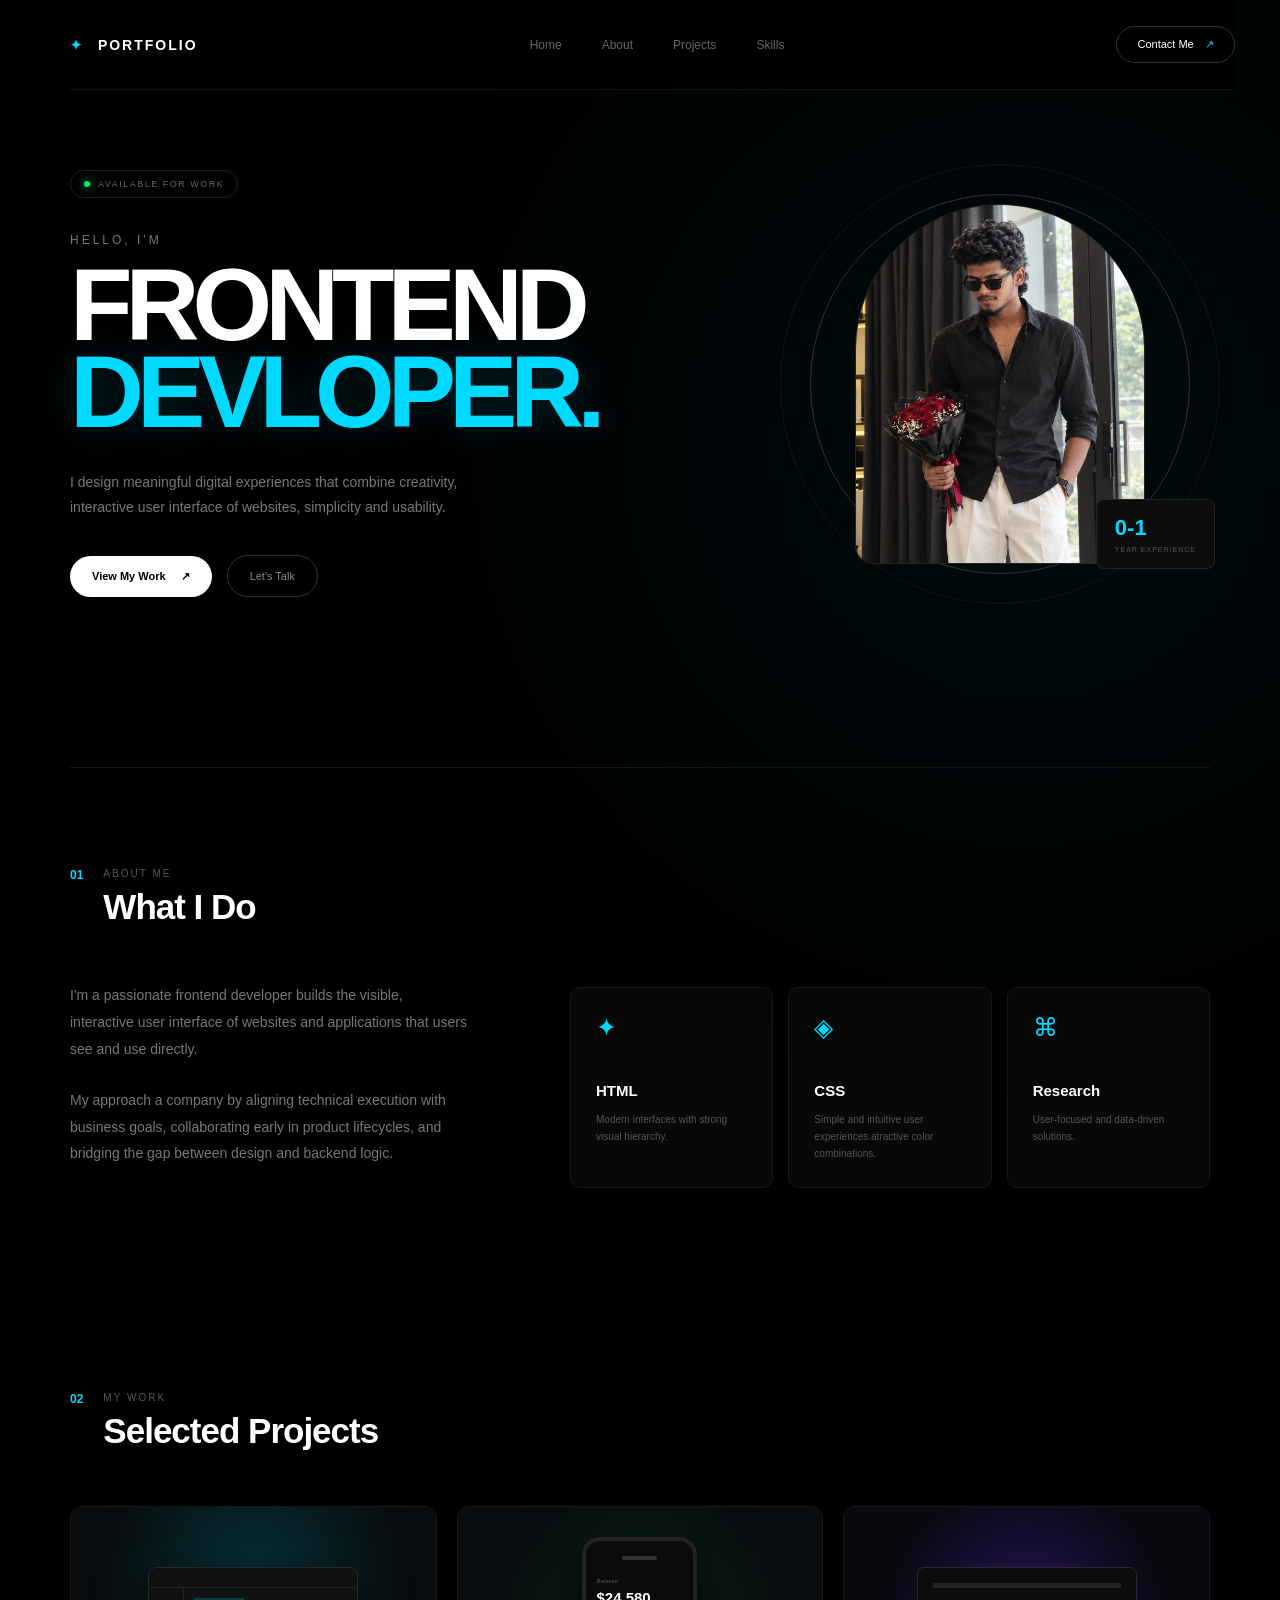
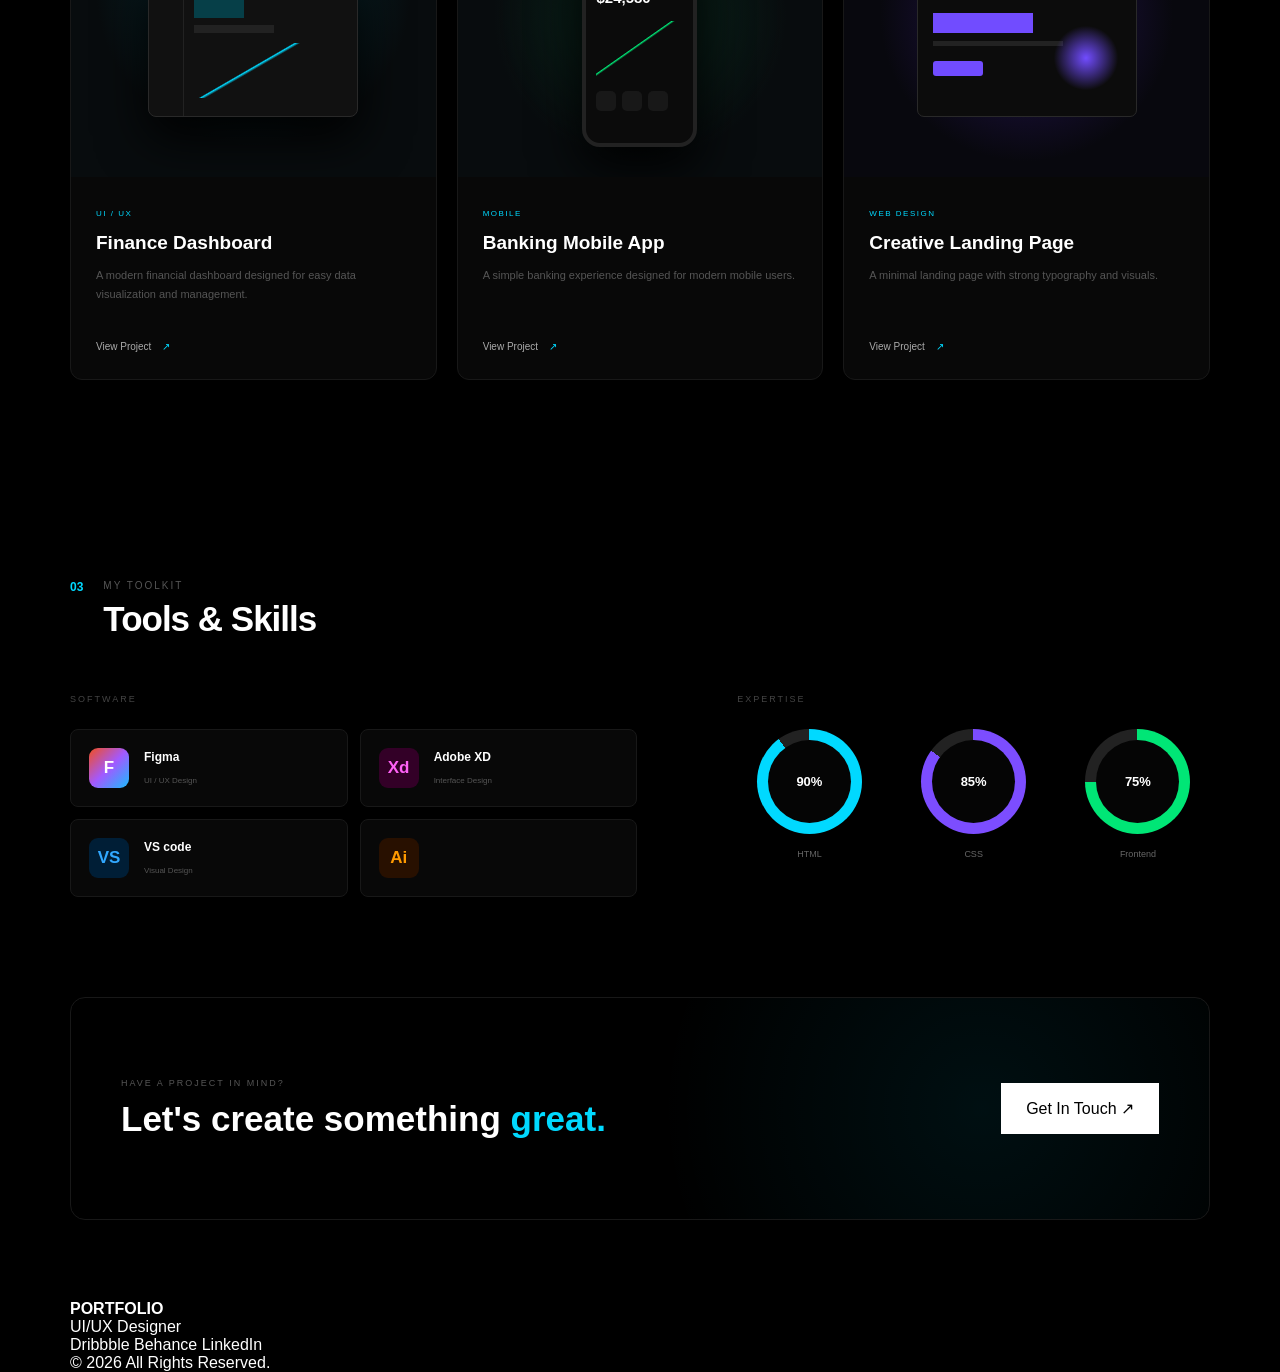
<file: index.html>
<!DOCTYPE html>
<html lang="en">

<head>
    <meta charset="UTF-8">
    <meta name="viewport" content="width=device-width, initial-scale=1.0">

    <title>UI/UX Designer Portfolio</title>

    <link rel="stylesheet" href="index.css">
</head>

<body>

    <div class="page">

        <!-- ================= NAVBAR ================= -->

        <header class="navbar">

            <a href="#" class="logo">
                <span>✦</span> PORTFOLIO
            </a>

            <nav>
                <a href="#home">Home</a>
                <a href="#about">About</a>
                <a href="#projects">Projects</a>
                <a href="#skills">Skills</a>
            </nav>

            <a href="#contact" class="contact-btn">
                Contact Me
                <span>↗</span>
            </a>

        </header>


        <!-- ================= HERO ================= -->

        <section class="hero" id="home">

            <div class="hero-content">

                <div class="available">
                    <span></span>
                    AVAILABLE FOR WORK
                </div>

                <p class="hello">
                    HELLO, I'M
                </p>

                <h1>
                    FRONTEND<br>
                    <span>DEVLOPER.</span>
                </h1>

                <p class="hero-description">
                    I design meaningful digital experiences
                    that combine creativity, interactive user interface of websites, simplicity
                    and usability.
                </p>

                <div class="hero-buttons">

                    <a href="#projects" class="primary-btn">
                        View My Work
                        <span>↗</span>
                    </a>

                    <a href="#contact" class="secondary-btn">
                        Let's Talk
                    </a>

                </div>

            </div>


            <div class="profile-area">

                <div class="profile-glow"></div>

                <div class="profile-image">
                    <img src="me.png"
                        alt="Profile not found">
                </div>

                <div class="profile-circle circle-one"></div>
                <div class="profile-circle circle-two"></div>

                <div class="experience-badge">
                    <strong>0-1</strong>
                    <small>YEAR EXPERIENCE</small>
                </div>

            </div>

        </section>


        <!-- ================= ABOUT ================= -->

        <section class="about" id="about">

            <div class="section-heading">
                <div class="heading-number">01</div>

                <div>
                    <p>ABOUT ME</p>
                    <h2>What I Do</h2>
                </div>
            </div>


            <div class="about-grid">

                <div class="about-text">

                    <p>
                        I'm a passionate frontend developer builds the visible, interactive user interface of websites
                        and applications that users see and use directly.
                    </p>

                    <p>
                        My approach a company by aligning technical execution with business goals, collaborating early in product lifecycles, and bridging the gap between design and backend logic.
                    </p>

                </div>


                <div class="about-cards">

                    <div class="info-card">
                        <div class="card-icon">✦</div>

                        <h3>HTML</h3>

                        <p>
                            Modern interfaces with
                            strong visual hierarchy.
                        </p>
                    </div>


                    <div class="info-card">
                        <div class="card-icon">◈</div>

                        <h3>CSS</h3>

                        <p>
                            Simple and intuitive
                            user experiences.atractive color combinations.
                        </p>
                    </div>


                    <div class="info-card">
                        <div class="card-icon">⌘</div>

                        <h3>Research</h3>

                        <p>
                            User-focused and
                            data-driven solutions.
                        </p>
                    </div>

                </div>

            </div>

        </section>


        <!-- ================= PROJECTS ================= -->

        <section class="projects" id="projects">

            <div class="section-heading">

                <div class="heading-number">
                    02
                </div>

                <div>
                    <p>MY WORK</p>
                    <h2>Selected Projects</h2>
                </div>

            </div>


            <div class="project-grid">


                <!-- PROJECT 1 -->

                <article class="project">

                    <div class="project-preview project-one">

                        <div class="dashboard">
                            <div class="dash-header"></div>

                            <div class="dash-content">

                                <div class="dash-sidebar"></div>

                                <div class="dash-main">

                                    <div class="dash-box"></div>

                                    <div class="dash-box small"></div>

                                    <div class="dash-chart"></div>

                                </div>

                            </div>

                        </div>

                    </div>


                    <div class="project-content">

                        <span class="project-category">
                            UI / UX
                        </span>

                        <h3>
                            Finance Dashboard
                        </h3>

                        <p>
                            A modern financial dashboard
                            designed for easy data
                            visualization and management.
                        </p>

                        <a href="#">
                            View Project <span>↗</span>
                        </a>

                    </div>

                </article>


                <!-- PROJECT 2 -->

                <article class="project">

                    <div class="project-preview project-two">

                        <div class="phone">

                            <div class="phone-top"></div>

                            <div class="phone-balance">
                                <small>Balance</small>
                                <strong>$24,580</strong>
                            </div>

                            <div class="phone-chart"></div>

                            <div class="phone-buttons">
                                <span></span>
                                <span></span>
                                <span></span>
                            </div>

                        </div>

                    </div>


                    <div class="project-content">

                        <span class="project-category">
                            MOBILE
                        </span>

                        <h3>
                            Banking Mobile App
                        </h3>

                        <p>
                            A simple banking experience
                            designed for modern mobile users.
                        </p>

                        <a href="#">
                            View Project <span>↗</span>
                        </a>

                    </div>

                </article>


                <!-- PROJECT 3 -->

                <article class="project">

                    <div class="project-preview project-three">

                        <div class="landing-preview">

                            <div class="landing-nav"></div>

                            <div class="landing-title"></div>

                            <div class="landing-line"></div>

                            <div class="landing-button"></div>

                            <div class="landing-image"></div>

                        </div>

                    </div>


                    <div class="project-content">

                        <span class="project-category">
                            WEB DESIGN
                        </span>

                        <h3>
                            Creative Landing Page
                        </h3>

                        <p>
                            A minimal landing page with
                            strong typography and visuals.
                        </p>

                        <a href="#">
                            View Project <span>↗</span>
                        </a>

                    </div>

                </article>


            </div>

        </section>


        <!-- ================= SKILLS ================= -->

        <section class="skills" id="skills">

            <div class="section-heading">

                <div class="heading-number">
                    03
                </div>

                <div>
                    <p>MY TOOLKIT</p>
                    <h2>Tools & Skills</h2>
                </div>

            </div>


            <div class="skills-layout">


                <!-- SOFTWARE -->

                <div class="software">

                    <div class="skills-title">
                        SOFTWARE
                    </div>


                    <div class="skill-grid">

                        <div class="skill">
                            <div class="skill-icon figma">
                                F
                            </div>

                            <div>
                                <strong>Figma</strong>
                                <small>UI / UX Design</small>
                            </div>
                        </div>


                        <div class="skill">
                            <div class="skill-icon xd">
                                Xd
                            </div>

                            <div>
                                <strong>Adobe XD</strong>
                                <small>Interface Design</small>
                            </div>
                        </div>


                        <div class="skill">
                            <div class="skill-icon photoshop">
                                VS
                            </div>

                            <div>
                                <strong>VS code</strong>
                                <small>Visual Design</small>
                            </div>
                        </div>


                        <div class="skill">
                            <div class="skill-icon illustrator">
                                Ai
                            </div>

                            <!-- <div>
                                <strong>Illustrator</strong>
                                <small>Graphic Design</small>
                            </div> -->
                        </div>


                    </div>

                </div>


                <!-- EXPERTISE -->

                <div class="expertise">

                    <div class="skills-title">
                        EXPERTISE
                    </div>


                    <div class="expertise-grid">

                        <div class="expertise-item">

                            <div class="progress progress-90">
                                <span>90%</span>
                            </div>

                            <p>HTML</p>

                        </div>


                        <div class="expertise-item">

                            <div class="progress progress-85">
                                <span>85%</span>
                            </div>

                            <p>CSS</p>

                        </div>


                        <div class="expertise-item">

                            <div class="progress progress-75">
                                <span>75%</span>
                            </div>

                            <p>Frontend</p>

                        </div>

                    </div>

                </div>

            </div>

        </section>


        <!-- ================= CONTACT ================= -->

        <section class="contact" id="contact">

            <div>

                <p>HAVE A PROJECT IN MIND?</p>

                <h2>
                    Let's create something
                    <span>great.</span>
                </h2>

            </div>

            <a href="mailto:hello@example.com">
                Get In Touch
                <span>↗</span>
            </a>

        </section>


        <!-- ================= FOOTER ================= -->

        <footer>

            <div>
                <strong>PORTFOLIO</strong>
                <p>UI/UX Designer</p>
            </div>

            <div class="socials">
                <a href="#">Dribbble</a>
                <a href="#">Behance</a>
                <a href="#">LinkedIn</a>
            </div>

            <p class="copyright">
                © 2026 All Rights Reserved.
            </p>

        </footer>

    </div>

</body>

</html>
<!-- <script>
const menuToggle = document.querySelector(".menu-toggle");
const nav = document.querySelector(".navbar nav");

menuToggle?.addEventListener("click", () => {
    const isOpen = nav.classList.toggle("open");
    menuToggle.setAttribute("aria-expanded", isOpen);
});

nav?.querySelectorAll("a").forEach(link => {
    link.addEventListener("click", () => {
        nav.classList.remove("open");
        menuToggle?.setAttribute("aria-expanded", "false");
    });
});
</script> -->
</file>
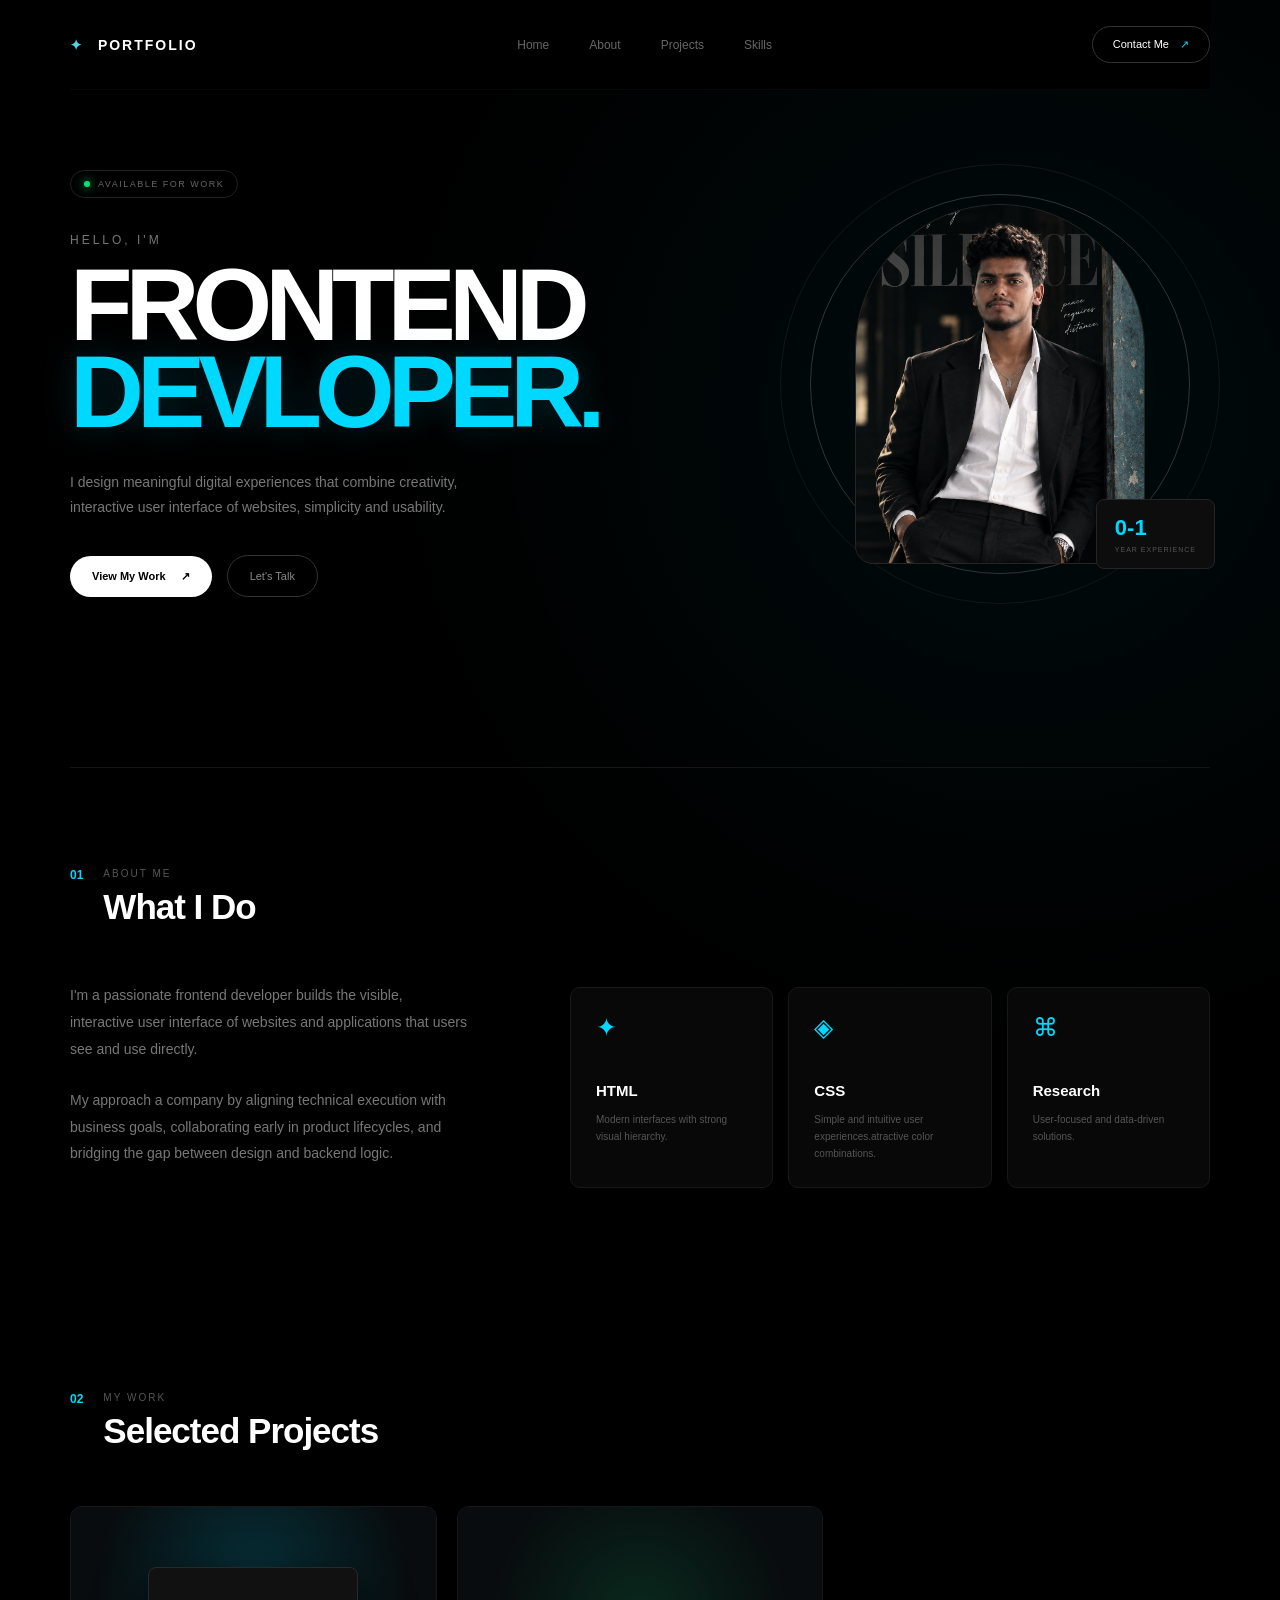
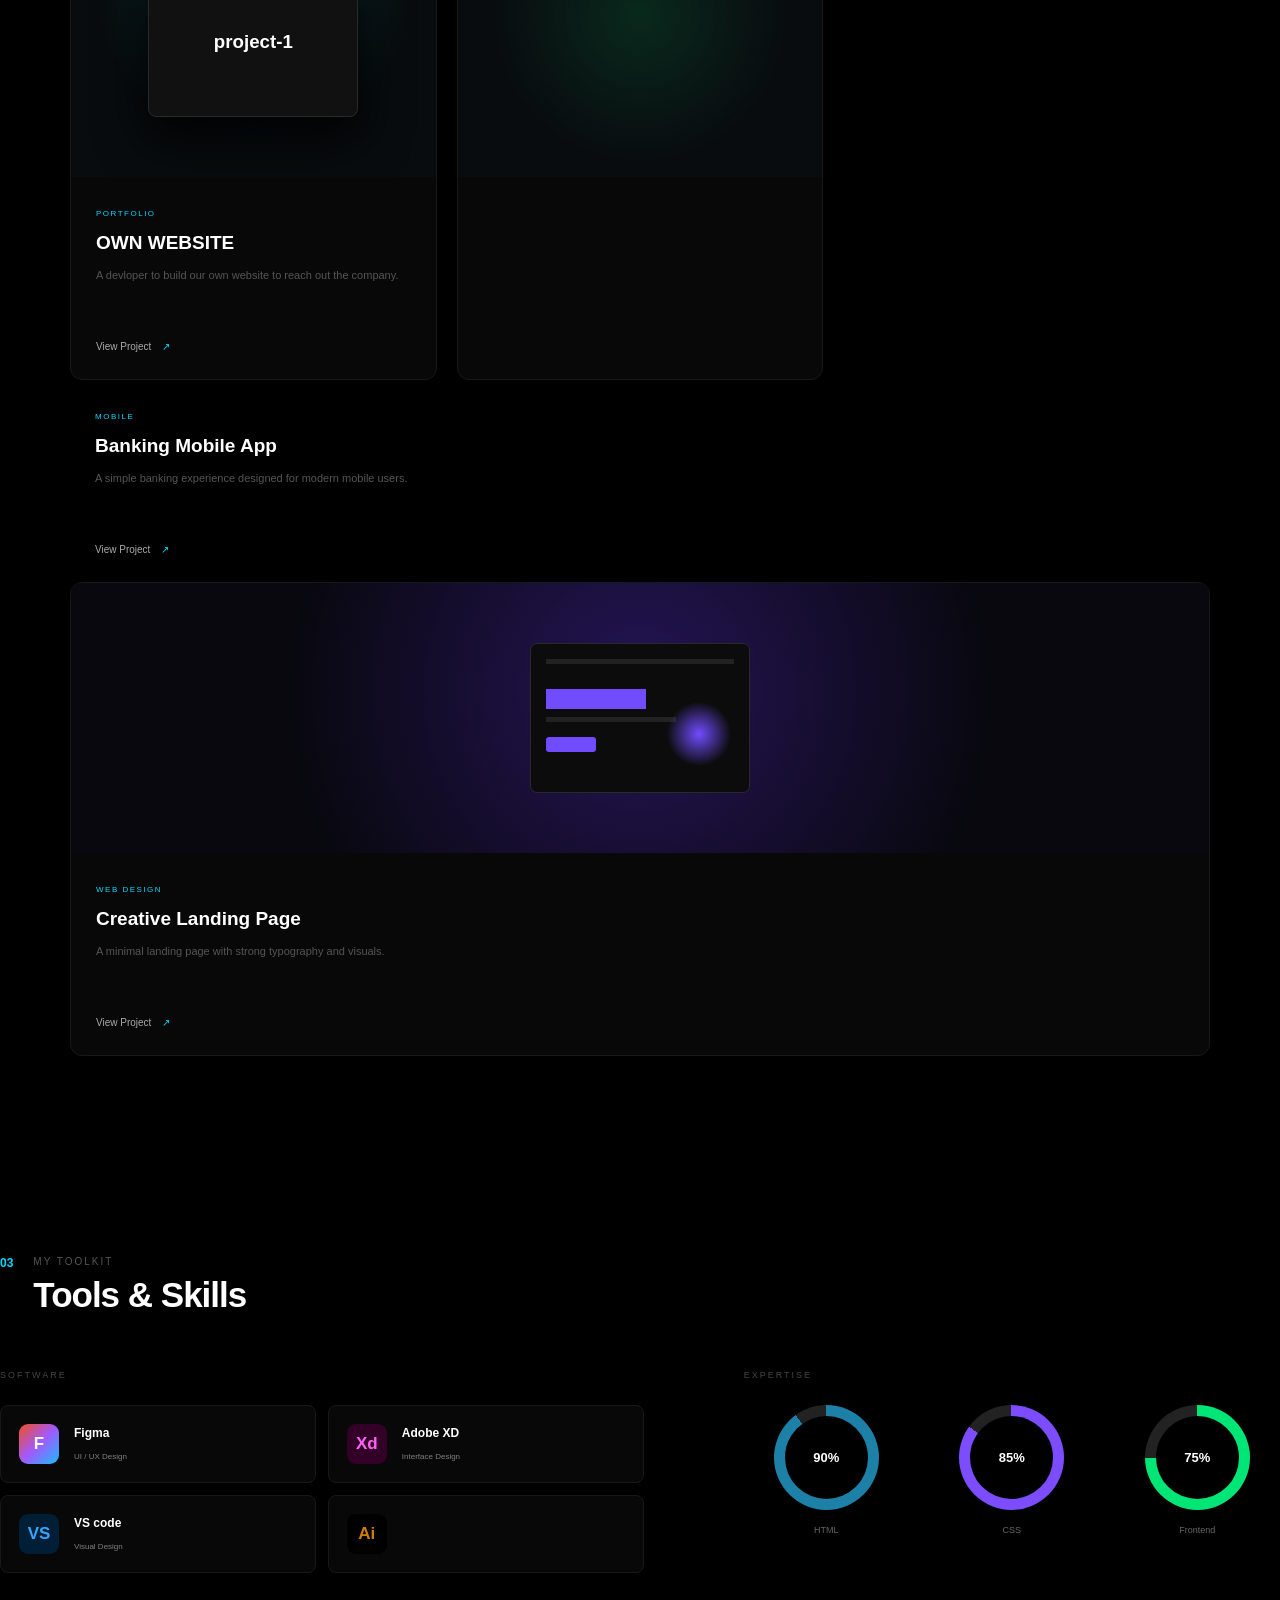
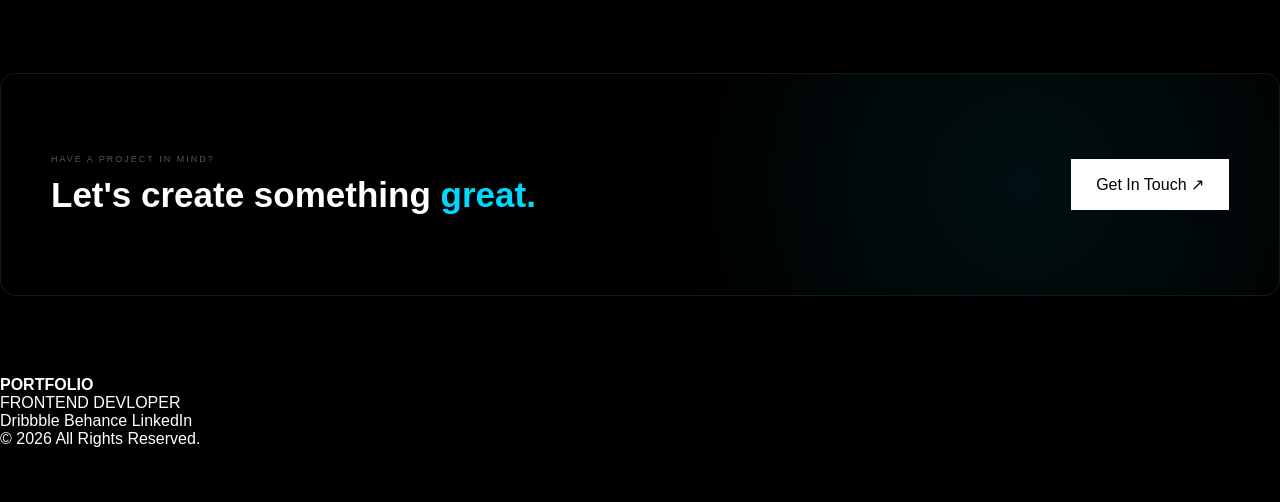
<file: responce.html>
<!DOCTYPE html>
<html lang="en">

<head>
    <meta charset="UTF-8">
    <meta name="viewport" content="width=device-width, initial-scale=1.0">

    <title>Frontend Designer Portfolio</title>

    <link rel="stylesheet" href="responce.css">
</head>

<body>

    <div class="page">

        <!-- ================= NAVBAR ================= -->

        <header class="navbar">

            <a href="#" class="logo">
                <span>✦</span> PORTFOLIO
            </a>

            <button class="menu-toggle" aria-label="Open navigation" aria-expanded="false">☰</button>
            <nav>
                <a href="#home">Home</a>
                <a href="#about">About</a>
                <a href="#projects">Projects</a>
                <a href="#skills">Skills</a>
            </nav>

            <a href="#contact" class="contact-btn">
                Contact Me
                <span>↗</span>
            </a>

        </header>


        <!-- ================= SECTION ================= -->

        <section class="hero" id="home">

            <div class="hero-content">

                <div class="available">
                    <span></span>
                    AVAILABLE FOR WORK
                </div>

                <p class="hello">
                    HELLO, I'M
                </p>

                <h1>
                    FRONTEND<br>
                    <span>DEVLOPER.</span>
                </h1>

                <p class="hero-description">
                    I design meaningful digital experiences
                    that combine creativity, interactive user interface of websites, simplicity
                    and usability.
                </p>

                <div class="hero-buttons">

                    <a href="#projects" class="primary-btn">
                        View My Work
                        <span>↗</span>
                    </a>

                    <a href="#contact" class="secondary-btn">
                        Let's Talk
                    </a>

                </div>

            </div>


            <div class="profile-area">

                <div class="profile-glow"></div>

                <div class="profile-image">
                    <img src="mee.png"
                        alt="Profile not found">
                </div>

                <div class="profile-circle circle-one"></div>
                <div class="profile-circle circle-two"></div>

                <div class="experience-badge">
                    <strong>0-1</strong>
                    <small>YEAR EXPERIENCE</small>
                </div>

            </div>

        </section>


        <!-- ================= ABOUT ================= -->

        <section class="about" id="about">

            <div class="section-heading">
                <div class="heading-number">01</div>

                <div>
                    <p>ABOUT ME</p>
                    <h2>What I Do</h2>
                </div>
            </div>


            <div class="about-grid">

                <div class="about-text">

                    <p>
                        I'm a passionate frontend developer builds the visible, interactive user interface of websites
                        and applications that users see and use directly.
                    </p>

                    <p>
                        My approach a company by aligning technical execution with business goals, collaborating early in product lifecycles, and bridging the gap between design and backend logic.
                    </p>

                </div>


                <div class="about-cards">

                    <div class="info-card">
                        <div class="card-icon">✦</div>

                        <h3>HTML</h3>

                        <p>
                            Modern interfaces with
                            strong visual hierarchy.
                        </p>
                    </div>


                    <div class="info-card">
                        <div class="card-icon">◈</div>

                        <h3>CSS</h3>

                        <p>
                            Simple and intuitive
                            user experiences.atractive color combinations.
                        </p>
                    </div>


                    <div class="info-card">
                        <div class="card-icon">⌘</div>

                        <h3>Research</h3>

                        <p>
                            User-focused and
                            data-driven solutions.
                        </p>
                    </div>

                </div>

            </div>

        </section>


        <!-- ================= PROJECTS ================= -->

        <section class="projects" id="projects">

            <div class="section-heading">

                <div class="heading-number">
                    02
                </div>

                <div>
                    <p>MY WORK</p>
                    <h2>Selected Projects</h2>
                </div>

            </div>


            <div class="project-grid">


                <!-- PROJECT 1 -->

                <article class="project">

                    <div class="project-preview project-one">

                        <div class="dashboard">
                            <h1 >project-1</h1>
                            <!-- <img src="project-2.png" alt="image not found"> -->
                            <!-- <div class="dash-header"></div> -->

                            <!-- <div class="dash-content"> -->

                                <!-- <div class="dash-sidebar"></div>

                                <div class="dash-main">

                                    <div class="dash-box"></div>

                                    <div class="dash-box small"></div>

                                    <div class="dash-chart"></div>

                                </div> -->

                            <!-- </div> -->

                        </div>

                    </div>


                    <div class="project-content">

                        <span class="project-category">
                            PORTFOLIO
                        </span>

                        <h3>
                            OWN WEBSITE
                        </h3>

                        <p>
                           A devloper to build our own website to reach out the company.
                        </p>

                        <a href="#">
                            View Project <span>↗</span>
                        </a>

                    </div>

                </article>


                <!-- PROJECT 2 -->

                <article class="project">

                    <div class="project-preview project-two">
<!-- 
                        <div class="phone">

                            <div class="phone-top"></div>

                            <div class="phone-balance">
                                <small>Balance</small>
                                <strong>$24,580</strong>
                            </div>

                            <div class="phone-chart"></div>

                            <div class="phone-buttons">
                                <span></span>
                                <span></span>
                                <span></span>
                            </div> -->

                        </div> 

                    </div>


                    <div class="project-content">

                        <span class="project-category">
                            MOBILE
                        </span>

                        <h3>
                            Banking Mobile App
                        </h3>

                        <p>
                            A simple banking experience
                            designed for modern mobile users.
                        </p>

                        <a href="#">
                            View Project <span>↗</span>
                        </a>

                    </div>

                </article>


                <!-- PROJECT 3 -->

                <article class="project">

                    <div class="project-preview project-three">

                        <div class="landing-preview">

                            <div class="landing-nav"></div>

                            <div class="landing-title"></div>

                            <div class="landing-line"></div>

                            <div class="landing-button"></div>

                            <div class="landing-image"></div>

                        </div>

                    </div>


                    <div class="project-content">

                        <span class="project-category">
                            WEB DESIGN
                        </span>

                        <h3>
                            Creative Landing Page
                        </h3>

                        <p>
                            A minimal landing page with
                            strong typography and visuals.
                        </p>

                        <a href="#">
                            View Project <span>↗</span>
                        </a>

                    </div>

                </article>


            </div>

        </section>


        <!-- ================= SKILLS ================= -->

        <section class="skills" id="skills">

            <div class="section-heading">

                <div class="heading-number">
                    03
                </div>

                <div>
                    <p>MY TOOLKIT</p>
                    <h2>Tools & Skills</h2>
                </div>

            </div>


            <div class="skills-layout">


                <!-- SOFTWARE -->

                <div class="software">

                    <div class="skills-title">
                        SOFTWARE
                    </div>


                    <div class="skill-grid">

                        <div class="skill">
                            <div class="skill-icon figma">
                                F
                            </div>

                            <div>
                                <strong>Figma</strong>
                                <small>UI / UX Design</small>
                            </div>
                        </div>


                        <div class="skill">
                            <div class="skill-icon xd">
                                Xd
                            </div>

                            <div>
                                <strong>Adobe XD</strong>
                                <small>Interface Design</small>
                            </div>
                        </div>


                        <div class="skill">
                            <div class="skill-icon photoshop">
                                VS
                            </div>

                            <div>
                                <strong>VS code</strong>
                                <small>Visual Design</small>
                            </div>
                        </div>


                        <div class="skill">
                            <div class="skill-icon illustrator">
                                Ai
                            </div>

                            <!-- <div>
                                <strong>Illustrator</strong>
                                <small>Graphic Design</small>
                            </div> -->
                        </div>


                    </div>

                </div>


                <!-- EXPERTISE -->

                <div class="expertise">

                    <div class="skills-title">
                        EXPERTISE
                    </div>


                    <div class="expertise-grid">

                        <div class="expertise-item">

                            <div class="progress progress-90">
                                <span>90%</span>
                            </div>

                            <p>HTML</p>

                        </div>


                        <div class="expertise-item">

                            <div class="progress progress-85">
                                <span>85%</span>
                            </div>

                            <p>CSS</p>

                        </div>


                        <div class="expertise-item">

                            <div class="progress progress-75">
                                <span>75%</span>
                            </div>

                            <p>Frontend</p>

                        </div>

                    </div>

                </div>

            </div>

        </section>


        <!-- ================= CONTACT ================= -->

        <section class="contact" id="contact">

            <div>

                <p>HAVE A PROJECT IN MIND?</p>

                <h2>
                    Let's create something
                    <span>great.</span>
                </h2>

            </div>

            <a href="mailto:hello@example.com">
                Get In Touch
                <span>↗</span>
            </a>

        </section>


        <!-- ================= FOOTER ================= -->

        <footer>

            <div>
                <strong>PORTFOLIO</strong>
                <p>FRONTEND DEVLOPER</p>
            </div>

            <div class="socials">
                <a href="#">Dribbble</a>
                <a href="#">Behance</a>
                <a href="#">LinkedIn</a>
            </div>

            <p class="copyright">
                © 2026 All Rights Reserved.
            </p>

        </footer>

    </div>
    <br>
    <br>
    <br>


</body>

</html>
</file>
<file: index.css>
* {
    margin: 0;
    padding: 0;
    box-sizing: border-box;
}


html {
    scroll-behavior: smooth;
}


body {
    background: #000;
    color: #fff;

    font-family:
        Arial,
        Helvetica,
        sans-serif;

    overflow-x: hidden;
}


a {
    color: inherit;
    text-decoration: none;
}


/* =====================================================
   MAIN PAGE
===================================================== */

.page {
    width: 100%;
    max-width: 1440px;

    margin: auto;

    padding: 0 70px;

    background:
        radial-gradient(
            circle at 80% 15%,
            rgba(0, 217, 255, 0.05),
            transparent 25%
        );

    position: relative;
}


/* =====================================================
   NAVBAR
===================================================== */

.navbar {
    height: 90px;
    width: 91%;
    background-color:black;
    display: flex;

    align-items: center;

    justify-content: space-between;

    border-bottom: 1px solid #151515;
    position: fixed;
    z-index: 999;
}


.logo {
    font-size: 14px;

    font-weight: 700;

    letter-spacing: 2px;
}


.logo span {
    color: #00d9ff;

    margin-right: 8px;
}


.navbar nav {
    display: flex;

    gap: 40px;
}


.navbar nav a {
    color: #666;

    font-size: 12px;

    transition: 0.3s;
}


.navbar nav a:hover {
    color: #fff;
}


.contact-btn {
    padding: 11px 20px;

    border: 1px solid #333;

    border-radius: 30px;

    font-size: 11px;

    transition: 0.3s;
}


.contact-btn span {
    margin-left: 8px;

    color: #00d9ff;
}


.contact-btn:hover {
    background: #fff;

    color: #000;
}


/* =====================================================
   HERO
===================================================== */

.hero {
    min-height: 620px;

    display: grid;

    grid-template-columns: 1fr 420px;

    align-items: center;

    gap: 100px;

    border-bottom: 1px solid #151515;
}


.hero-content {
    padding: 70px 0;
}


.available {
    display: inline-flex;

    align-items: center;

    gap: 8px;

    color: #666;

    font-size: 9px;

    letter-spacing: 1.5px;

    border: 1px solid #202020;

    padding: 8px 13px;

    border-radius: 30px;

    margin-bottom: 35px;
}


.available span {
    width: 6px;
    height: 6px;

    border-radius: 50%;

    background: #00e676;

    box-shadow: 0 0 10px #00e676;
}


.hello {
    color: #777;

    font-size: 12px;

    letter-spacing: 3px;

    margin-bottom: 14px;
}


.hero h1 {
    font-size: clamp(70px, 8vw, 120px);

    line-height: 0.85;

    letter-spacing: -7px;

    font-weight: 700;

    margin-bottom: 35px;
}


.hero h1 span {
    color: #00d9ff;

    text-shadow:
        0 0 35px rgba(0, 217, 255, 0.18);
}


.hero-description {
    color: #777;

    font-size: 14px;

    line-height: 1.8;

    max-width: 450px;

    margin-bottom: 35px;
}


/* =====================================================
   HERO BUTTONS
===================================================== */

.hero-buttons {
    display: flex;

    align-items: center;

    gap: 15px;
}


.primary-btn {
    background: #fff;

    color: #000;

    padding: 14px 22px;

    border-radius: 30px;

    font-size: 11px;

    font-weight: 600;

    transition: 0.3s;
}


.primary-btn span {
    margin-left: 12px;
}


.primary-btn:hover {
    background: #00d9ff;
}


.secondary-btn {
    border: 1px solid #333;

    padding: 14px 22px;

    border-radius: 30px;

    color: #888;

    font-size: 11px;

    transition: 0.3s;
}


.secondary-btn:hover {
    color: #fff;

    border-color: #fff;
}


/* =====================================================
   PROFILE
===================================================== */

.profile-area {
    height: 430px;

    position: relative;

    display: flex;

    justify-content: center;

    align-items: center;
}


.profile-glow {
    position: absolute;

    width: 350px;

    height: 350px;

    border-radius: 50%;

    background:
        radial-gradient(
            circle,
            rgba(0, 217, 255, 0.15),
            transparent 65%
        );

    filter: blur(10px);
}


.profile-image {
    width: 290px;

    height: 360px;

    border-radius: 160px 160px 20px 20px;

    overflow: hidden;

    border: 1px solid #252525;

    position: relative;

    z-index: 2;

    background: #111;
}


.profile-image img {
    width: 100%;

    height: 100%;

    object-fit: cover;

    filter: grayscale(20%);
}


.profile-circle {
    position: absolute;

    border-radius: 50%;

    border: 1px solid #333;
}


.circle-one {
    width: 380px;

    height: 380px;
}


.circle-two {
    width: 440px;

    height: 440px;

    border-color: #151515;
}


.experience-badge {
    position: absolute;

    z-index: 5;

    right: -5px;

    bottom: 30px;

    background: #0d0d0d;

    border: 1px solid #252525;

    padding: 15px 18px;

    border-radius: 8px;

    display: flex;

    flex-direction: column;

    gap: 5px;
}


.experience-badge strong {
    font-size: 22px;

    color: #00d9ff;
}


.experience-badge small {
    color: #555;

    font-size: 7px;

    letter-spacing: 1px;
}


/* =====================================================
   SECTIONS
===================================================== */

section {
    padding: 100px 0;
}


.section-heading {
    display: flex;

    align-items: flex-start;

    gap: 20px;

    margin-bottom: 55px;
}


.heading-number {
    color: #00d9ff;

    font-size: 12px;

    font-weight: 600;
}


.section-heading p {
    color: #555;

    font-size: 10px;

    letter-spacing: 2px;

    margin-bottom: 8px;
}


.section-heading h2 {
    font-size: 35px;

    letter-spacing: -1px;
}


/* =====================================================
   ABOUT
===================================================== */

.about-grid {
    display: grid;

    grid-template-columns: 1fr 1.6fr;

    gap: 100px;

    align-items: center;
}


.about-text {
    max-width: 430px;
}


.about-text p {
    color: #777;

    font-size: 14px;

    line-height: 1.9;

    margin-bottom: 25px;
}


.about-cards {
    display: grid;

    grid-template-columns: repeat(3, 1fr);

    gap: 15px;
}


.info-card {
    min-height: 200px;

    padding: 25px;

    background: #080808;

    border: 1px solid #181818;

    border-radius: 10px;

    transition: 0.3s;
}


.info-card:hover {
    border-color: #00d9ff;

    transform: translateY(-5px);
}


.card-icon {
    color: #00d9ff;

    font-size: 25px;

    margin-bottom: 40px;
}


.info-card h3 {
    font-size: 15px;

    margin-bottom: 12px;
}


.info-card p {
    color: #555;

    font-size: 10px;

    line-height: 1.7;
}


/* =====================================================
   PROJECTS
===================================================== */

.project-grid {
    display: grid;

    grid-template-columns:
        repeat(3, 1fr);

    gap: 20px;
}


.project {
    background: #080808;

    border: 1px solid #181818;

    border-radius: 12px;

    overflow: hidden;

    transition: 0.4s;
}


.project:hover {
    border-color: #333;

    transform: translateY(-8px);
}


.project-preview {
    height: 270px;

    display: flex;

    justify-content: center;

    align-items: center;

    overflow: hidden;

    position: relative;
}


.project-one {
    background:
        radial-gradient(
            circle at 50% 30%,
            #06343d,
            transparent 60%
        ),
        #080c0e;
}


.project-two {
    background:
        radial-gradient(
            circle at 50% 40%,
            #09291d,
            transparent 60%
        ),
        #080c0e;
}


.project-three {
    background:
        radial-gradient(
            circle at 50% 40%,
            #251456,
            transparent 60%
        ),
        #08080e;
}


/* =====================================================
   DASHBOARD PREVIEW
===================================================== */

.dashboard {
    width: 210px;

    height: 150px;

    background: #111;

    border: 1px solid #292929;

    border-radius: 8px;

    box-shadow:
        0 20px 50px #000;
}


.dash-header {
    height: 20px;

    border-bottom: 1px solid #222;
}


.dash-content {
    display: flex;

    height: calc(100% - 20px);
}


.dash-sidebar {
    width: 35px;

    border-right: 1px solid #222;
}


.dash-main {
    flex: 1;

    padding: 10px;
}


.dash-box {
    width: 50px;

    height: 20px;

    background: #063f48;

    margin-bottom: 7px;
}


.dash-box.small {
    width: 80px;

    height: 8px;

    background: #222;
}


.dash-chart {
    width: 100%;

    height: 55px;

    margin-top: 10px;

    background:
        linear-gradient(
            150deg,
            transparent 40%,
            #00d9ff 41%,
            transparent 43%
        );
}


/* =====================================================
   PHONE PREVIEW
===================================================== */

.phone {
    width: 115px;

    height: 210px;

    border: 4px solid #222;

    border-radius: 18px;

    background: #0b0b0b;

    padding: 15px 10px;

    box-shadow:
        0 20px 50px #000;
}


.phone-top {
    width: 35px;

    height: 4px;

    background: #333;

    border-radius: 10px;

    margin: auto auto 18px;
}


.phone-balance {
    display: flex;

    flex-direction: column;

    gap: 5px;
}


.phone-balance small {
    color: #555;

    font-size: 6px;
}


.phone-balance strong {
    font-size: 15px;
}


.phone-chart {
    height: 55px;

    margin: 15px 0;

    background:
        linear-gradient(
            145deg,
            transparent 45%,
            #00e676 46%,
            transparent 48%
        );
}


.phone-buttons {
    display: flex;

    gap: 6px;
}


.phone-buttons span {
    width: 20px;

    height: 20px;

    background: #181818;

    border-radius: 5px;
}


/* =====================================================
   LANDING PAGE PREVIEW
===================================================== */

.landing-preview {
    width: 220px;

    height: 150px;

    background: #0c0c0c;

    border: 1px solid #292929;

    border-radius: 7px;

    padding: 15px;

    position: relative;
}


.landing-nav {
    height: 5px;

    width: 100%;

    background: #222;

    margin-bottom: 25px;
}


.landing-title {
    width: 100px;

    height: 20px;

    background: #714cff;

    margin-bottom: 8px;
}


.landing-line {
    width: 130px;

    height: 5px;

    background: #222;
}


.landing-button {
    width: 50px;

    height: 15px;

    background: #714cff;

    margin-top: 15px;

    border-radius: 3px;
}


.landing-image {
    width: 70px;

    height: 70px;

    background:
        radial-gradient(
            circle,
            #714cff,
            transparent 65%
        );

    position: absolute;

    right: 15px;

    top: 55px;
}


/* =====================================================
   PROJECT CONTENT
===================================================== */

.project-content {
    padding: 25px;
}


.project-category {
    color: #00d9ff;

    font-size: 8px;

    letter-spacing: 1.5px;
}


.project-content h3 {
    font-size: 19px;

    margin: 12px 0;
}


.project-content p {
    color: #555;

    font-size: 11px;

    line-height: 1.7;

    min-height: 55px;
}


.project-content a {
    display: inline-block;

    margin-top: 20px;

    color: #aaa;

    font-size: 10px;
}


.project-content a span {
    color: #00d9ff;

    margin-left: 8px;
}


/* =====================================================
   SKILLS
===================================================== */

.skills-layout {
    display: grid;

    grid-template-columns: 1.2fr 1fr;

    gap: 100px;
}


.skills-title {
    color: #444;

    font-size: 9px;

    letter-spacing: 2px;

    margin-bottom: 25px;
}


.skill-grid {
    display: grid;

    grid-template-columns: repeat(2, 1fr);

    gap: 12px;
}


.skill {
    display: flex;

    align-items: center;

    gap: 15px;

    padding: 18px;

    background: #080808;

    border: 1px solid #181818;

    border-radius: 8px;
}


.skill-icon {
    width: 40px;

    height: 40px;

    border-radius: 9px;

    display: flex;

    align-items: center;

    justify-content: center;

    font-weight: 700;

    font-size: 17px;
}


.figma {
    color: #fff;

    background:
        linear-gradient(
            135deg,
            #f24e1e,
            #a259ff,
            #1abcfe
        );
}


.xd {
    background: #330027;

    color: #ff61f6;
}


.photoshop {
    background: #001e36;

    color: #31a8ff;
}


.illustrator {
    background: #281000;

    color: #ff9a00;
}


.skill strong {
    display: block;

    font-size: 12px;

    margin-bottom: 5px;
}


.skill small {
    color: #555;

    font-size: 8px;
}


/* =====================================================
   EXPERTISE
===================================================== */

.expertise-grid {
    display: flex;

    justify-content: space-between;

    gap: 20px;
}


.expertise-item {
    text-align: center;

    flex: 1;
}


.progress {
    width: 105px;

    height: 105px;

    margin: auto;

    border-radius: 50%;

    display: flex;

    align-items: center;

    justify-content: center;

    position: relative;
}


.progress::before {
    content: "";

    position: absolute;

    width: 83px;

    height: 83px;

    background: #050505;

    border-radius: 50%;
}


.progress span {
    position: relative;

    z-index: 2;

    font-size: 13px;

    font-weight: 600;
}


.progress-90 {
    background:
        conic-gradient(
            #00d9ff 90%,
            #222 90%
        );
}


.progress-85 {
    background:
        conic-gradient(
            #7c4dff 85%,
            #222 85%
        );
}


.progress-75 {
    background:
        conic-gradient(
            #00e676 75%,
            #222 75%
        );
}


.expertise-item p {
    color: #666;

    font-size: 9px;

    margin-top: 15px;
}


/* =====================================================
   CONTACT
===================================================== */

.contact {
    padding: 80px 50px;

    border: 1px solid #181818;

    border-radius: 15px;

    display: flex;

    justify-content: space-between;

    align-items: center;

    background:
        radial-gradient(
            circle at 80% 50%,
            rgba(0, 217, 255, 0.07),
            transparent 35%
        );

    margin-bottom: 80px;
}


.contact p {
    color: #555;

    font-size: 9px;

    letter-spacing: 2px;

    margin-bottom: 12px;
}


.contact h2 {
    font-size: 35px;

    line-height: 1.1;
}


.contact h2 span {
    color: #00d9ff;
}


.contact > a {
    background: #fff;

    color: #000;

    padding: 16px 25px
}
</file>
<file: responce.css>
* {
    margin: 0;
    padding: 0;
    box-sizing: border-box;
}


html {
    scroll-behavior: smooth;
}


body {
    background: black;
    color: white;

    font-family:
        Arial,
        Helvetica,
        sans-serif;

    overflow-x: hidden;
}


a {
    color: inherit;
    text-decoration: none;
}


/* =====================================================
   MAIN PAGE
===================================================== */

.page {
    width: 100%;
    max-width: 1440px;

    margin: auto;

    padding: 0 70px;

    background:
        radial-gradient(
            circle at 80% 15%,
            rgba(0, 217, 255, 0.05),
            transparent 25%
        );

    position: relative;
}


/* =====================================================
   NAVBAR
===================================================== */

.navbar {
    height: 90px;
    width: 91%;
    background-color:black;
    display: flex;

    align-items: center;

    justify-content: space-between;

    border-bottom: 1px solid #080808;
    position: fixed;
    z-index: 999;
}


.logo {
    font-size: 14px;

    font-weight: 700;

    letter-spacing: 2px;
}


.logo span {
    color: #54d1e7;

    margin-right: 8px;
}


.navbar nav {
    display: flex;

    gap: 40px;
}


.navbar nav a {
    color: #666;

    font-size: 12px;

    transition: 0.3s;
}


.navbar nav a:hover {
    color:#fff;
}


.contact-btn {
    padding: 11px 20px;

    border: 1px solid #333;

    border-radius: 30px;

    font-size: 11px;

    transition: 0.3s;
}


.contact-btn span {
    margin-left: 8px;

    color: #00d9ff;
}


.contact-btn:hover {
    background: #fff;

    color: #000;
}


/* =====================================================
   HERO
===================================================== */

.hero {
    min-height: 620px;

    display: grid;

    grid-template-columns: 1fr 420px;

    align-items: center;

    gap: 100px;

    border-bottom: 1px solid #151515;
}


.hero-content {
    padding: 70px 0;
}


.available {
    display: inline-flex;

    align-items: center;

    gap: 8px;

    color: #666;

    font-size: 9px;

    letter-spacing: 1.5px;

    border: 1px solid #202020;

    padding: 8px 13px;

    border-radius: 30px;

    margin-bottom: 35px;
}


.available span {
    width: 6px;
    height: 6px;

    border-radius: 50%;

    background: #00e676;

    box-shadow: 0 0 10px #00e676;
}


.hello {
    color: #777;

    font-size: 12px;

    letter-spacing: 3px;

    margin-bottom: 14px;
}


.hero h1 {
    font-size: clamp(70px, 8vw, 120px);

    line-height: 0.85;

    letter-spacing: -7px;

    font-weight: 700;

    margin-bottom: 35px;
}


.hero h1 span {
    color: #00d9ff;

    text-shadow:
        0 0 35px rgba(0, 217, 255, 0.18);
}


.hero-description {
    color: #777;

    font-size: 14px;

    line-height: 1.8;

    max-width: 450px;

    margin-bottom: 35px;
}


/* =====================================================
   HERO BUTTONS
===================================================== */

.hero-buttons {
    display: flex;

    align-items: center;

    gap: 15px;
}


.primary-btn {
    background: #fff;

    color: #000;

    padding: 14px 22px;

    border-radius: 30px;

    font-size: 11px;

    font-weight: 600;

    transition: 0.3s;
}


.primary-btn span {
    margin-left: 12px;
}


.primary-btn:hover {
    background: #00d9ff;
}


.secondary-btn {
    border: 1px solid #333;

    padding: 14px 22px;

    border-radius: 30px;

    color: #888;

    font-size: 11px;

    transition: 0.3s;
}


.secondary-btn:hover {
    color: #fff;

    border-color: #fff;
}


/* =====================================================
   PROFILE
===================================================== */

.profile-area {
    height: 430px;

    position: relative;

    display: flex;

    justify-content: center;

    align-items: center;
}


.profile-glow {
    position: absolute;

    width: 350px;

    height: 350px;

    border-radius: 50%;

    background:
        radial-gradient(
            circle,
            rgba(0, 217, 255, 0.15),
            transparent 65%
        );

    filter: blur(10px);
}


.profile-image {
    width: 290px;

    height: 360px;

    border-radius: 160px 160px 20px 20px;

    overflow: hidden;

    border: 1px solid #252525;

    position: relative;

    z-index: 2;

    background: #111;
}


.profile-image img {
    width: 100%;

    height: 100%;

    object-fit: cover;

    filter: grayscale(20%);
}


.profile-circle {
    position: absolute;

    border-radius: 50%;

    border: 1px solid #333;
}


.circle-one {
    width: 380px;

    height: 380px;
}


.circle-two {
    width: 440px;

    height: 440px;

    border-color: #151515;
}


.experience-badge {
    position: absolute;

    z-index: 5;

    right: -5px;

    bottom: 30px;

    background: #0d0d0d;

    border: 1px solid #252525;

    padding: 15px 18px;

    border-radius: 8px;

    display: flex;

    flex-direction: column;

    gap: 5px;
}


.experience-badge strong {
    font-size: 22px;

    color: #00d9ff;
}


.experience-badge small {
    color: #555;

    font-size: 7px;

    letter-spacing: 1px;
}


/* =====================================================
   SECTIONS
===================================================== */

section {
    padding: 100px 0;
}


.section-heading {
    display: flex;

    align-items: flex-start;

    gap: 20px;

    margin-bottom: 55px;
}


.heading-number {
    color: #00d9ff;

    font-size: 12px;

    font-weight: 600;
}


.section-heading p {
    color: #555;

    font-size: 10px;

    letter-spacing: 2px;

    margin-bottom: 8px;
}


.section-heading h2 {
    font-size: 35px;

    letter-spacing: -1px;
}


/* =====================================================
   ABOUT
===================================================== */

.about-grid {
    display: grid;

    grid-template-columns: 1fr 1.6fr;

    gap: 100px;

    align-items: center;
}


.about-text {
    max-width: 430px;
}


.about-text p {
    color: #777;

    font-size: 14px;

    line-height: 1.9;

    margin-bottom: 25px;
}


.about-cards {
    display: grid;

    grid-template-columns: repeat(3, 1fr);

    gap: 15px;
}


.info-card {
    min-height: 200px;

    padding: 25px;

    background: #080808;

    border: 1px solid #181818;

    border-radius: 10px;

    transition: 0.3s;
}


.info-card:hover {
    border-color: #00d9ff;

    transform: translateY(-5px);
}


.card-icon {
    color: #00d9ff;

    font-size: 25px;

    margin-bottom: 40px;
}


.info-card h3 {
    font-size: 15px;

    margin-bottom: 12px;
}


.info-card p {
    color: #555;

    font-size: 10px;

    line-height: 1.7;
}


/* =====================================================
   PROJECTS
===================================================== */

.project-grid {
    display: grid;

    grid-template-columns:
        repeat(3, 1fr);

    gap: 20px;
}


.project {
    background: #080808;

    border: 1px solid #181818;

    border-radius: 12px;

    overflow: hidden;

    transition: 0.4s;
}


.project:hover {
    border-color: #333;

    transform: translateY(-8px);
}


.project-preview {
    height: 270px;

    display: flex;

    justify-content: center;

    align-items: center;

    overflow: hidden;

    position: relative;
}


.project-one {
    background:
        radial-gradient(
            circle at 50% 30%,
            #06343d,
            transparent 60%
        ),
        #080c0e;
}


.project-two {
    background:
        radial-gradient(
            circle at 50% 40%,
            #09291d,
            transparent 60%
        ),
        #080c0e;
}


.project-three {
    background:
        radial-gradient(
            circle at 50% 40%,
            #251456,
            transparent 60%
        ),
        #08080e;
}


/* =====================================================
   DASHBOARD PREVIEW
===================================================== */

.dashboard {
    width: 210px;

    height: 150px;

    background: #111;

    display: flex;

    align-items: center;

    justify-content: center;

    border: 1px solid #292929;

    border-radius: 8px;

    box-shadow:
        0 20px 50px #000;
}


.dash-header {
    height: 20px;

    border-bottom: 1px solid #222;
}


.dash-content {
    display: flex;

    height: calc(100% - 20px);
}


.dash-sidebar {
    width: 35px;

    border-right: 1px solid #222;
}


.dash-main {
    flex: 1;

    padding: 10px;
}


.dash-box {
    width: 50px;

    height: 20px;

    background: #063f48;

    margin-bottom: 7px;
}


.dash-box.small {
    width: 80px;

    height: 8px;

    background: #222;
}


.dash-chart {
    width: 100%;

    height: 55px;

    margin-top: 10px;

    background:
        linear-gradient(
            150deg,
            transparent 40%,
            #00d9ff 41%,
            transparent 43%
        );
}


/* =====================================================
   PHONE PREVIEW
===================================================== */

.phone {
    width: 115px;

    height: 210px;

    border: 4px solid #222;

    border-radius: 18px;

    background: #0b0b0b;

    padding: 15px 10px;

    box-shadow:
        0 20px 50px #000;
}


.phone-top {
    width: 35px;

    height: 4px;

    background: #333;

    border-radius: 10px;

    margin: auto auto 18px;
}


.phone-balance {
    display: flex;

    flex-direction: column;

    gap: 5px;
}


.phone-balance small {
    color: #555;

    font-size: 6px;
}


.phone-balance strong {
    font-size: 15px;
}


.phone-chart {
    height: 55px;

    margin: 15px 0;

    background:
        linear-gradient(
            145deg,
            transparent 45%,
            #00e676 46%,
            transparent 48%
        );
}


.phone-buttons {
    display: flex;

    gap: 6px;
}


.phone-buttons span {
    width: 20px;

    height: 20px;

    background: #181818;

    border-radius: 5px;
}


/* =====================================================
   LANDING PAGE PREVIEW
===================================================== */

.landing-preview {
    width: 220px;

    height: 150px;

    background: #0c0c0c;

    border: 1px solid #292929;

    border-radius: 7px;

    padding: 15px;

    position: relative;
}


.landing-nav {
    height: 5px;

    width: 100%;

    background: #222;

    margin-bottom: 25px;
}


.landing-title {
    width: 100px;

    height: 20px;

    background: #714cff;

    margin-bottom: 8px;
}


.landing-line {
    width: 130px;

    height: 5px;

    background: #222;
}


.landing-button {
    width: 50px;

    height: 15px;

    background: #714cff;

    margin-top: 15px;

    border-radius: 3px;
}


.landing-image {
    width: 70px;

    height: 70px;

    background:
        radial-gradient(
            circle,
            #714cff,
            transparent 65%
        );

    position: absolute;

    right: 15px;

    top: 55px;
}


/* =====================================================
   PROJECT CONTENT
===================================================== */

.project-content {
    padding: 25px;
}


.project-category {
    color: #00d9ff;

    font-size: 8px;

    letter-spacing: 1.5px;
}


.project-content h3 {
    font-size: 19px;

    margin: 12px 0;
}


.project-content p {
    color: #555;

    font-size: 11px;

    line-height: 1.7;

    min-height: 55px;
}


.project-content a {
    display: inline-block;

    margin-top: 20px;

    color: #aaa;

    font-size: 10px;
}


.project-content a span {
    color: #00d9ff;

    margin-left: 8px;
}


/* =====================================================
   SKILLS
===================================================== */

.skills-layout {
    display: grid;

    grid-template-columns: 1.2fr 1fr;

    gap: 100px;
}


.skills-title {
    color: #444;

    font-size: 9px;

    letter-spacing: 2px;

    margin-bottom: 25px;
}


.skill-grid {
    display: grid;

    grid-template-columns: repeat(2, 1fr);

    gap: 12px;
}


.skill {
    display: flex;

    align-items: center;

    gap: 15px;

    padding: 18px;

    background: #080808;

    border: 1px solid #181818;

    border-radius: 8px;
}


.skill-icon {
    width: 40px;

    height: 40px;

    border-radius: 9px;

    display: flex;

    align-items: center;

    justify-content: center;

    font-weight: 700;

    font-size: 17px;
}


.figma {
    color: #fff;

    background:
        linear-gradient(
            135deg,
            #f24e1e,
            #a259ff,
            #1abcfe
        );
}


.xd {
    background: #330027;

    color: #ff61f6;
}


.photoshop {
    background: #001e36;

    color: #31a8ff;
}


.illustrator {
    background: black;

    color: #cf7c00;
}


.skill strong {
    display: block;

    font-size: 12px;

    margin-bottom: 5px;
}


.skill small {
    color: gray;

    font-size: 8px;
}


/* =====================================================
   EXPERTISE
===================================================== */

.expertise-grid {
    display: flex;

    justify-content: space-between;

    gap: 20px;
}


.expertise-item {
    text-align: center;

    flex: 1;
}


.progress {
    width: 105px;

    height: 105px;

    margin: auto;

    border-radius: 50%;

    display: flex;

    align-items: center;

    justify-content: center;

    position: relative;
}


.progress::before {
    content: "";

    position: absolute;

    width: 83px;

    height: 83px;

    background: black;

    border-radius: 50%;
}


.progress span {
    position: relative;

    z-index: 2;

    font-size: 13px;

    font-weight: 600;
}


.progress-90 {
    background:
        conic-gradient(
            rgb(29, 128, 167) 90%,
            #222 90%
        );
}


.progress-85 {
    background:
        conic-gradient(
            #7c4dff 85%,
            #222 85%
        );
}


.progress-75 {
    background:
        conic-gradient(
            #00e676 75%,
            #222 75%
        );
}


.expertise-item p {
    color: #666;

    font-size: 9px;

    margin-top: 15px;
}


/* =====================================================
   CONTACT
===================================================== */

.contact {
    padding: 80px 50px;

    border: 1px solid #181818;

    border-radius: 15px;

    display: flex;

    justify-content: space-between;

    align-items: center;

    background:
        radial-gradient(
            circle at 80% 50%,
            rgba(0, 217, 255, 0.07),
            transparent 35%
        );

    margin-bottom: 80px;
}


.contact p {
    color: #555;

    font-size: 9px;

    letter-spacing: 2px;

    margin-bottom: 12px;
}


.contact h2 {
    font-size: 35px;

    line-height: 1.1;
}


.contact h2 span {
    color: #00d9ff;
}


.contact > a {
    background: #fff;

    color: #000;

    padding: 16px 25px
}

/* =====================================================
   RESPONSIVE / MOBILE
   ===================================================== */

html {
    width: 100%;
    overflow-x: hidden;
}

body {
    width: 100%;
    min-width: 0;
    overflow-x: hidden;
}

.page {
    width: 100%;
    max-width: 1440px;
    padding: 0 70px;
}

/* Desktop navbar keeps its original look */
.navbar {
    left: 50%;
    transform: translateX(-50%);
    width: calc(100% - 140px);
    max-width: 1300px;
}

.menu-toggle {
    display: none;
    background: transparent;
    border: 0;
    color: #fff;
    font-size: 22px;
    line-height: 1;
    cursor: pointer;
}

/* ---------- TABLET ---------- */
@media (max-width: 1000px) {
    .page {
        padding: 0 35px;
    }

    .navbar {
        width: calc(100% - 70px);
    }

    .hero {
        grid-template-columns: 1fr 330px;
        gap: 45px;
    }

    .hero h1 {
        font-size: clamp(58px, 9vw, 90px);
        letter-spacing: -5px;
    }

    .about-grid {
        grid-template-columns: 1fr;
        gap: 45px;
    }

    .about-text {
        max-width: 700px;
    }

    .project-grid {
        grid-template-columns: repeat(2, 1fr);
    }

    .project:last-child {
        grid-column: 1 / -1;
        max-width: calc(50% - 10px);
        justify-self: center;
    }

    .skills-layout {
        grid-template-columns: 1fr;
        gap: 55px;
    }
}

/* ---------- MOBILE ---------- */
@media (max-width: 700px) {
    .page {
        padding: 0 18px;
    }

    section {
        padding: 70px 0;
    }

    /* Navbar */
    .navbar {
        top: 0;
        left: 0;
        transform: none;
        width: 100%;
        height: 70px;
        padding: 0 18px;
        background: #000;
    }

    .logo {
        font-size: 12px;
        letter-spacing: 1.5px;
    }

    .menu-toggle {
        display: block;
        margin-left: auto;
        margin-right: 12px;
    }

    .navbar nav {
        position: absolute;
        top: 70px;
        left: 0;
        width: 100%;
        display: none;
        flex-direction: column;
        gap: 0;
        padding: 8px 18px 15px;
        background: #000;
        border-bottom: 1px solid #151515;
    }

    .navbar nav.open {
        display: flex;
    }

    .navbar nav a {
        width: 100%;
        padding: 14px 4px;
        font-size: 12px;
        border-bottom: 1px solid #111;
    }

    .navbar nav a:last-child {
        border-bottom: 0;
    }

    .contact-btn {
        padding: 9px 13px;
        font-size: 9px;
        white-space: nowrap;
    }

    /* Hero */
    .hero {
        min-height: auto;
        grid-template-columns: 1fr;
        gap: 35px;
        padding-top: 105px;
        padding-bottom: 60px;
    }

    .hero-content {
        padding: 0;
        width: 100%;
    }

    .available {
        margin-bottom: 25px;
        font-size: 8px;
        padding: 7px 10px;
    }

    .hello {
        font-size: 10px;
        letter-spacing: 2.5px;
        margin-bottom: 12px;
    }

    .hero h1 {
        font-size: clamp(48px, 15vw, 72px);
        line-height: 0.9;
        letter-spacing: -3px;
        margin-bottom: 25px;
        overflow-wrap: anywhere;
    }

    .hero-description {
        max-width: 100%;
        font-size: 13px;
        line-height: 1.75;
        margin-bottom: 25px;
    }

    .hero-buttons {
        width: 100%;
        flex-wrap: wrap;
        gap: 10px;
    }

    .primary-btn,
    .secondary-btn {
        padding: 12px 17px;
        font-size: 10px;
    }

    /* Profile */
    .profile-area {
        height: 370px;
        width: 100%;
    }

    .profile-glow {
        width: 290px;
        height: 290px;
    }

    .profile-image {
        width: min(245px, 70vw);
        height: min(305px, 82vw);
    }

    .circle-one {
        width: 300px;
        height: 300px;
    }

    .circle-two {
        width: 345px;
        height: 345px;
    }

    .experience-badge {
        right: max(0px, 3vw);
        bottom: 20px;
        padding: 11px 13px;
    }

    .experience-badge strong {
        font-size: 18px;
    }

    .experience-badge small {
        font-size: 6px;
    }

    /* Section headings */
    .section-heading {
        gap: 12px;
        margin-bottom: 35px;
    }

    .section-heading h2 {
        font-size: 27px;
    }

    .section-heading p {
        font-size: 9px;
    }

    /* About */
    .about-grid {
        grid-template-columns: 1fr;
        gap: 30px;
    }

    .about-text {
        max-width: 100%;
    }

    .about-text p {
        font-size: 13px;
        line-height: 1.8;
        margin-bottom: 20px;
    }

    .about-cards {
        grid-template-columns: 1fr;
        gap: 12px;
    }

    .info-card {
        min-height: auto;
        padding: 20px;
    }

    .card-icon {
        margin-bottom: 25px;
    }

    /* Projects */
    .project-grid {
        grid-template-columns: 1fr;
        gap: 16px;
    }

    .project:last-child {
        grid-column: auto;
        max-width: none;
        justify-self: stretch;
    }

    .project-preview {
        height: 230px;
    }

    .project-content {
        padding: 20px;
    }

    .project-content h3 {
        font-size: 18px;
    }

    .project-content p {
        min-height: auto;
        font-size: 11px;
    }

    /* Skills */
    .skills-layout {
        grid-template-columns: 1fr;
        gap: 45px;
    }

    .skill-grid {
        grid-template-columns: 1fr;
        gap: 10px;
    }

    .skill {
        padding: 15px;
    }

    .expertise-grid {
        display: grid;
        grid-template-columns: repeat(3, 1fr);
        gap: 8px;
    }

    .progress {
        width: min(88px, 25vw);
        height: min(88px, 25vw);
    }

    .progress::before {
        width: calc(min(88px, 25vw) - 18px);
        height: calc(min(88px, 25vw) - 18px);
    }

    .progress span {
        font-size: 11px;
    }

    .expertise-item p {
        font-size: 8px;
        margin-top: 10px;
    }

    /* Contact */
    .contact {
        padding: 45px 22px;
        margin-bottom: 50px;
        flex-direction: column;
        align-items: flex-start;
        gap: 25px;
    }

    .contact h2 {
        font-size: clamp(28px, 8vw, 38px);
    }

    .contact > a {
        padding: 13px 20px;
        font-size: 10px;
    }

    /* Footer */
    footer {
        flex-direction: column;
        align-items: flex-start !important;
        gap: 25px;
        padding-bottom: 30px;
    }

    .socials {
        flex-wrap: wrap;
        gap: 15px !important;
    }

    .copyright {
        margin-left: 0 !important;
    }
}

/* ---------- mobile screeen ---------- */
@media (max-width: 380px) {
    .page {
        padding: 0 14px;
    }

    .navbar {
        padding: 0 14px;
    }

    .logo {
        font-size: 11px;
    }

    .contact-btn {
        padding: 8px 10px;
        font-size: 8px;
    }

    .hero h1 {
        font-size: 46px;
        letter-spacing: -2.5px;
    }

    .hero-buttons {
        flex-direction: column;
        align-items: stretch;
    }

    .primary-btn,
    .secondary-btn {
        text-align: center;
        width: 100%;
    }

    .profile-area {
        height: 340px;
    }

    .profile-image {
        width: 220px;
        height: 275px;
    }

    .circle-one {
        width: 275px;
        height: 275px;
    }

    .circle-two {
        width: 315px;
        height: 315px;
    }

    .experience-badge {
        right: 0;
    }

    .section-heading h2 {
        font-size: 25px;
    }

    .expertise-grid {
        gap: 3px;
    }

    .progress {
        width: 78px;
        height: 78px;
    }

    .progress::before {
        width: 60px;
        height: 60px;
    }
}
</file>
